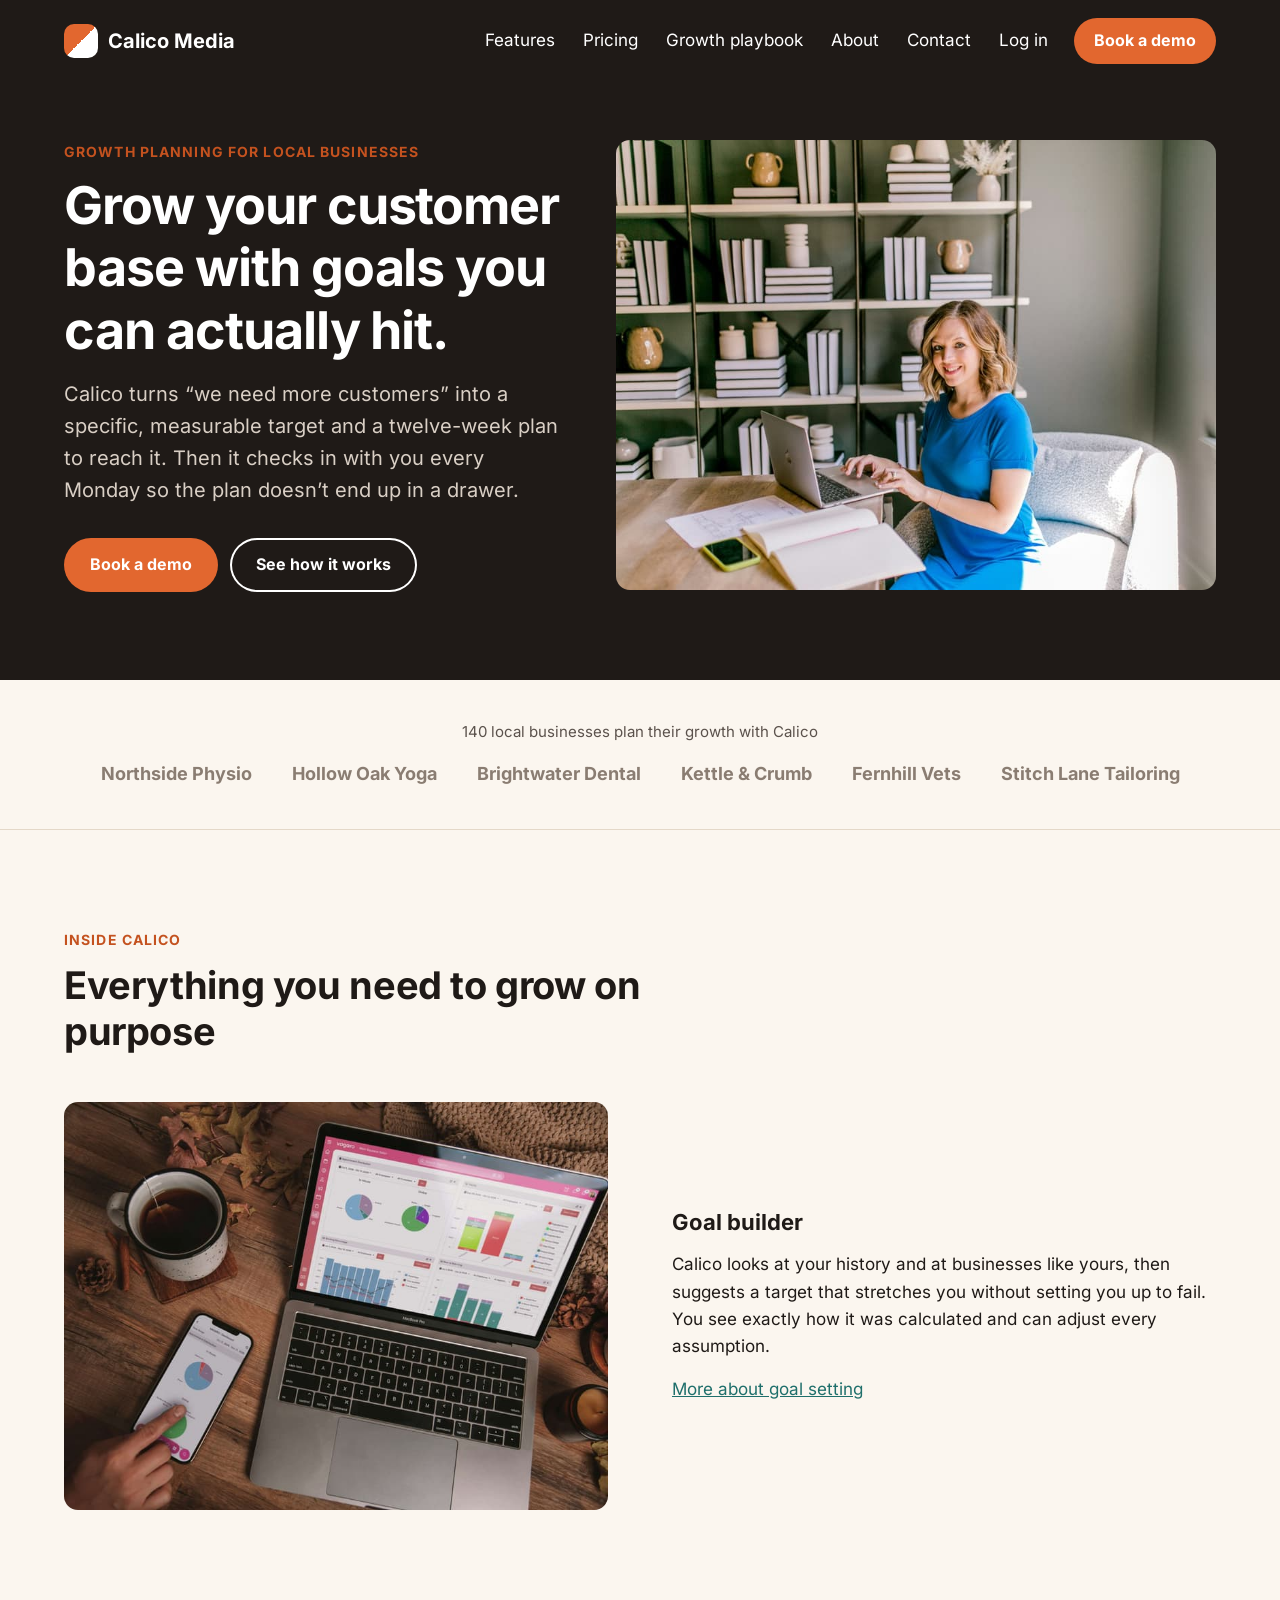
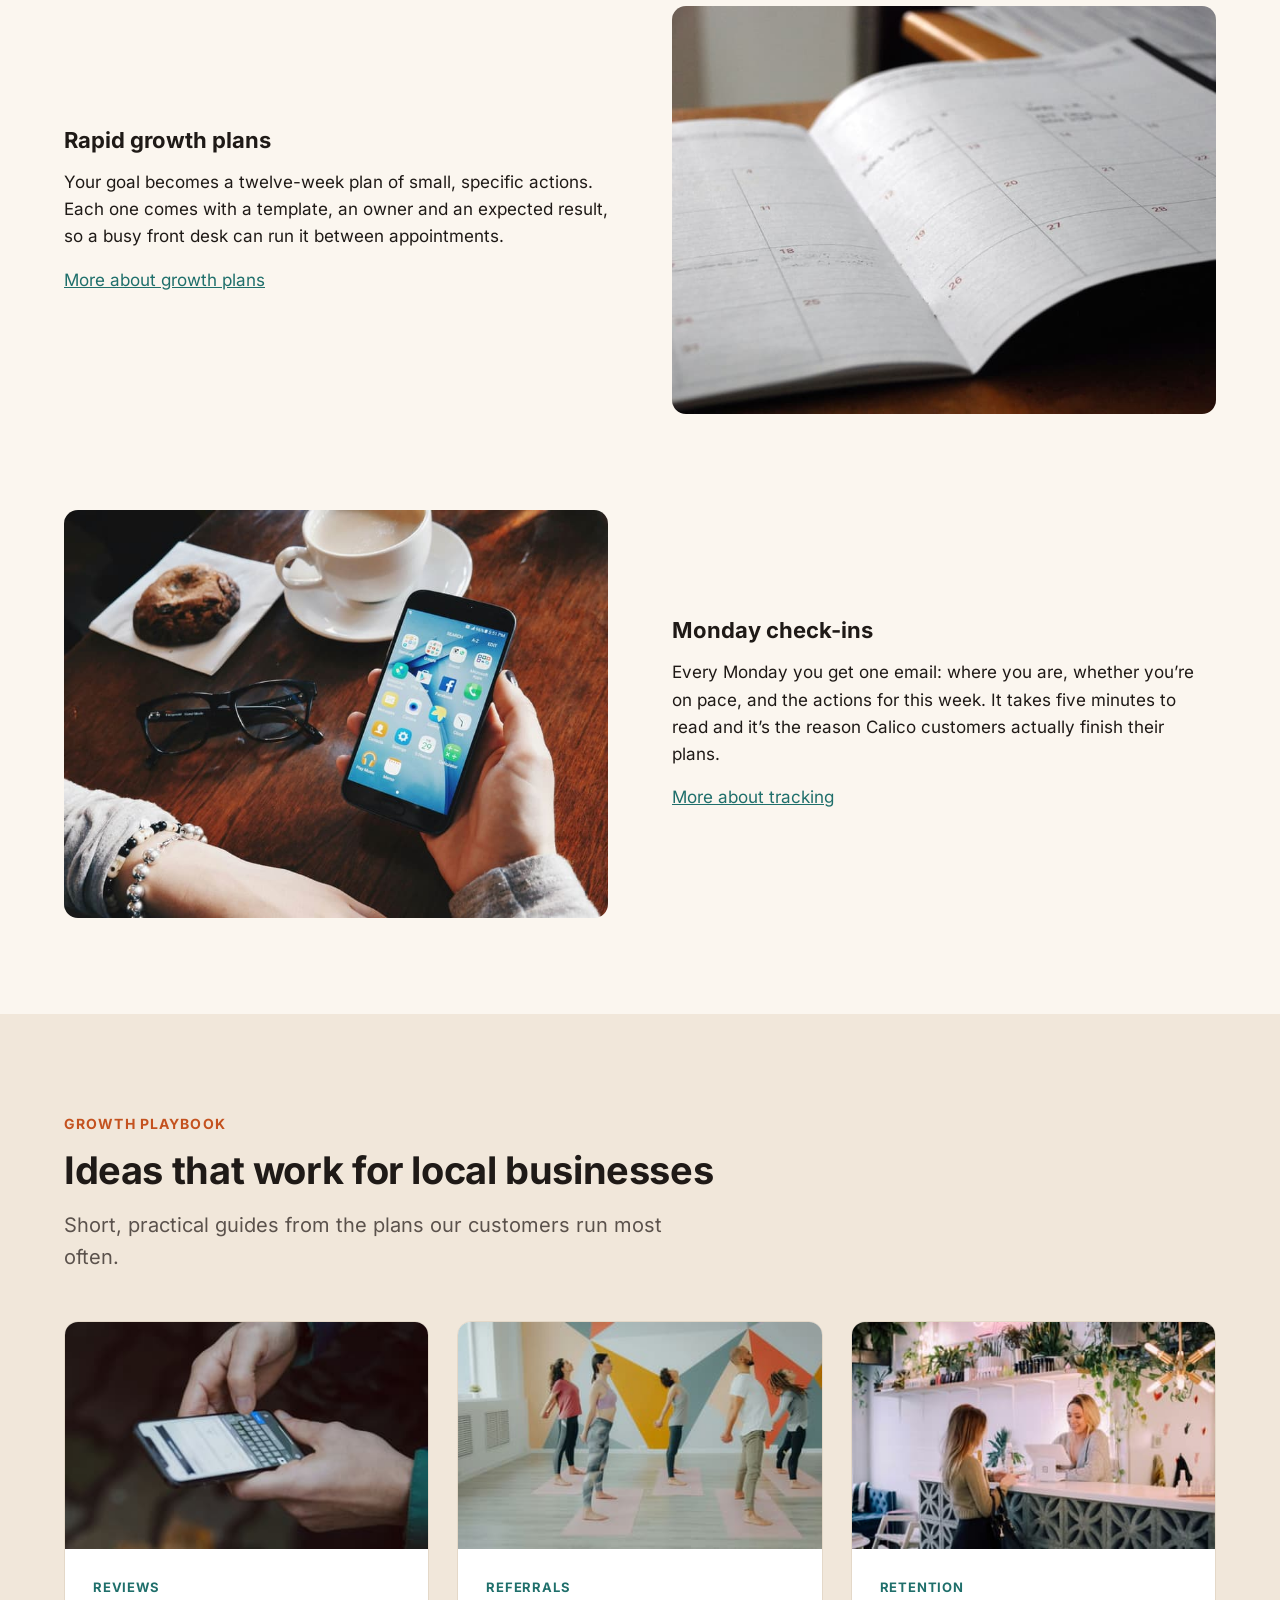
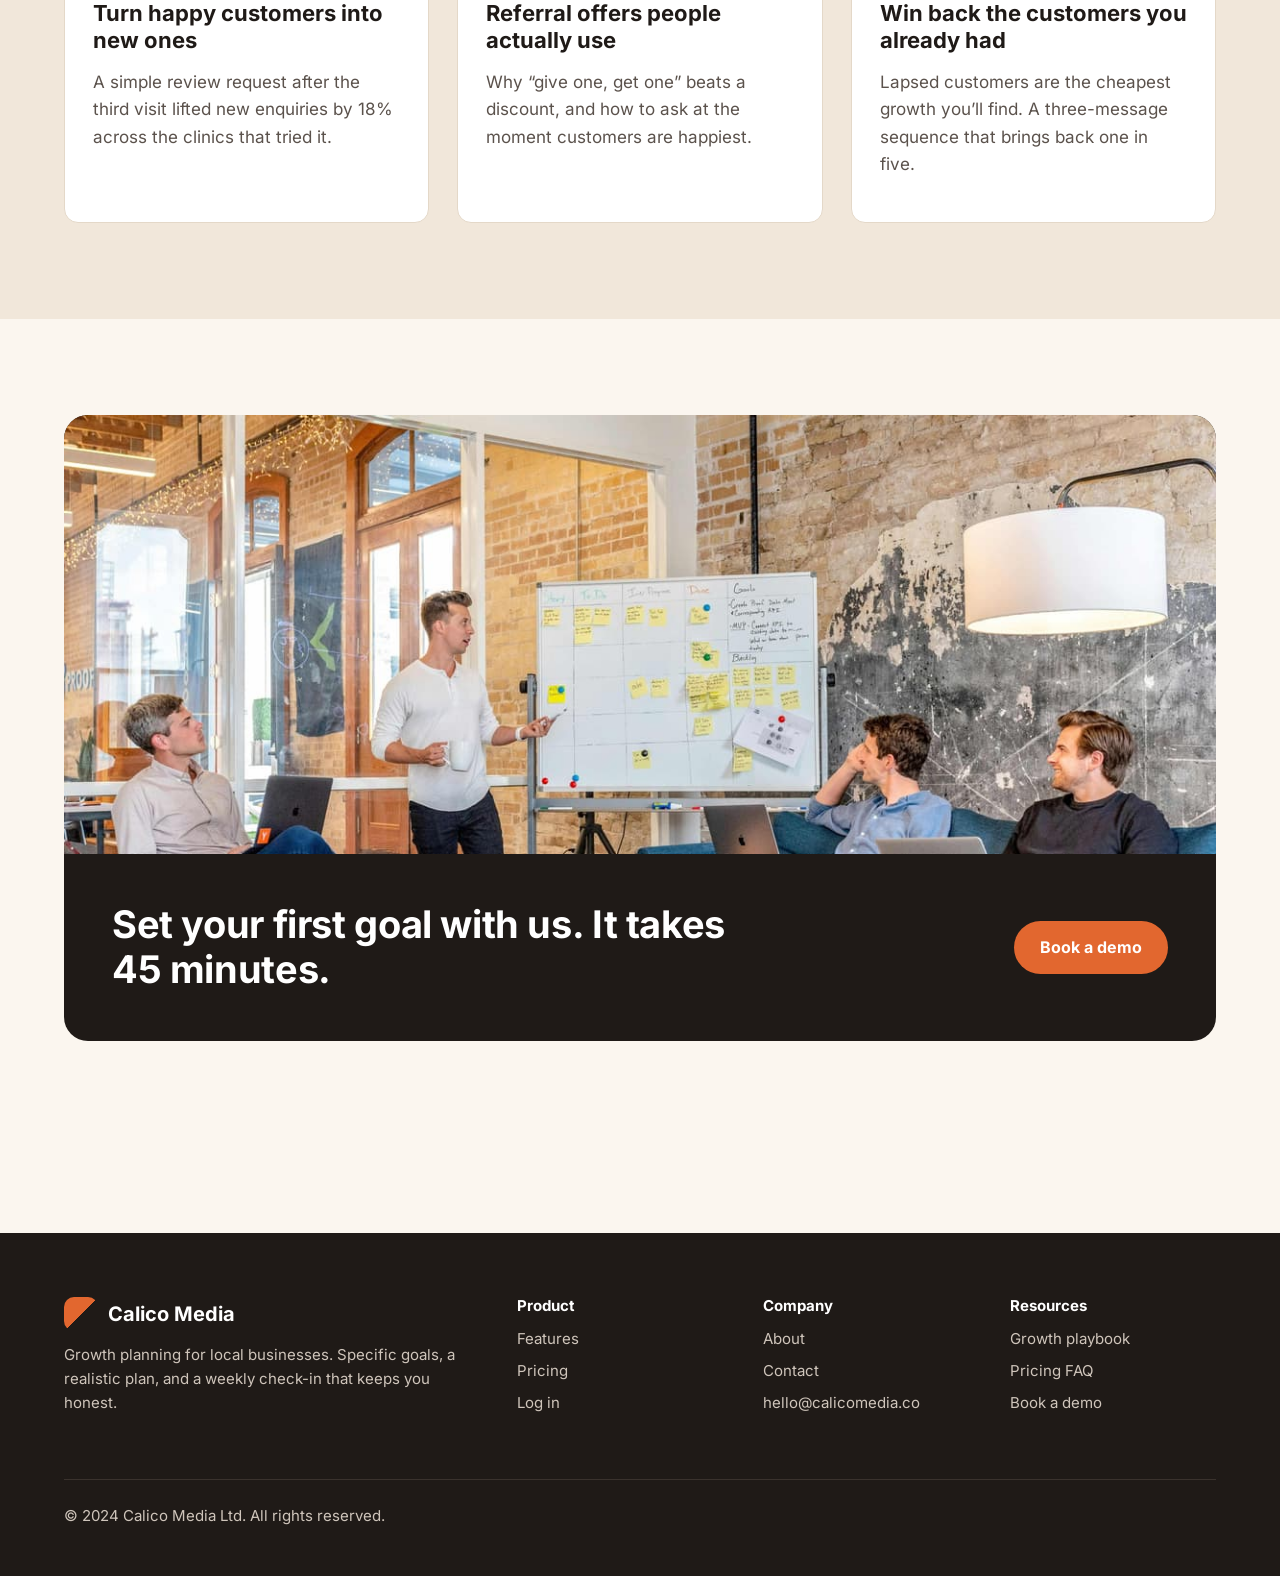
<file: public/index.html>
<!DOCTYPE html>
<html lang="en">
<head>
  <meta charset="utf-8">
  <meta name="viewport" content="width=device-width, initial-scale=1">
  <title>Calico Media | Growth planning for local businesses</title>
  <meta name="description" content="Calico helps local businesses grow their customer base with specific, measurable, realistic goals and a rapid growth plan you can run every week.">
  <link rel="stylesheet" href="css/styles.css">
</head>
<body>
  <header class="site-header site-header--home">
    <div class="container">
      <a class="logo" href="index.html"><span class="logo-mark"></span>Calico Media</a>
      <nav class="main-nav" aria-label="Main">
        <button class="nav-toggle" type="button" aria-expanded="false" aria-controls="main-menu" aria-label="Open menu">
          <span></span><span></span><span></span>
        </button>
        <ul class="nav-links" id="main-menu">
          <li><a href="features.html">Features</a></li>
          <li><a href="pricing.html">Pricing</a></li>
          <li><a href="#playbook">Growth playbook</a></li>
          <li><a href="about.html">About</a></li>
          <li><a href="contact.html">Contact</a></li>
          <li><a href="https://app.calicomedia.co/login">Log in</a></li>
        </ul>
        <a class="btn nav-cta" href="contact.html">Book a demo</a>
      </nav>
    </div>
  </header>

  <main>
    <section class="hero">
      <div class="container hero-inner">
        <div class="hero-text">
          <span class="eyebrow">Growth planning for local businesses</span>
          <h1>Grow your customer base with goals you can actually hit.</h1>
          <p class="lead">Calico turns &ldquo;we need more customers&rdquo; into a specific, measurable target and a twelve-week plan to reach it. Then it checks in with you every Monday so the plan doesn&rsquo;t end up in a drawer.</p>
          <div class="hero-actions">
            <a class="btn" href="contact.html">Book a demo</a>
            <a class="btn btn--ghost" href="features.html">See how it works</a>
          </div>
        </div>
        <div class="hero-media">
          <img class="hero-image"
               src="images/hero-weekly-plan-800.jpg"
               srcset="images/hero-weekly-plan-400.jpg 400w, images/hero-weekly-plan-800.jpg 800w, images/hero-weekly-plan-1200.jpg 1200w"
               sizes="(max-width: 648px) calc(100vw - 48px), 600px"
               alt="A business owner at her desk with a laptop and an open planner">
        </div>
      </div>
    </section>

    <section class="trust">
      <div class="container">
        <p>140 local businesses plan their growth with Calico</p>
        <ul class="trust-list">
          <li>Northside Physio</li>
          <li>Hollow Oak Yoga</li>
          <li>Brightwater Dental</li>
          <li>Kettle &amp; Crumb</li>
          <li>Fernhill Vets</li>
          <li>Stitch Lane Tailoring</li>
        </ul>
      </div>
    </section>

    <section class="section">
      <div class="container">
        <div class="section-intro">
          <span class="eyebrow">Inside Calico</span>
          <h2>Everything you need to grow on purpose</h2>
        </div>

        <div class="feature-row">
          <div class="feature-media">
            <img src="images/feature-goal-builder-800.jpg"
                 srcset="images/feature-goal-builder-400.jpg 400w, images/feature-goal-builder-800.jpg 800w, images/feature-goal-builder-1200.jpg 1200w"
                 sizes="(max-width: 768px) calc(100vw - 48px), (max-width: 1200px) calc(50vw - 56px), 544px"
                 loading="lazy" alt="Growth charts on a laptop and phone beside a cup of tea">
          </div>
          <div>
            <h3>Goal builder</h3>
            <p>Calico looks at your history and at businesses like yours, then suggests a target that stretches you without setting you up to fail. You see exactly how it was calculated and can adjust every assumption.</p>
            <a href="features.html">More about goal setting</a>
          </div>
        </div>

        <div class="feature-row feature-row--reverse">
          <div class="feature-media">
            <img src="images/feature-growth-plan-800.jpg"
                 srcset="images/feature-growth-plan-400.jpg 400w, images/feature-growth-plan-800.jpg 800w, images/feature-growth-plan-1200.jpg 1200w"
                 sizes="(max-width: 768px) calc(100vw - 48px), (max-width: 1200px) calc(50vw - 56px), 544px"
                 loading="lazy" alt="An open planner showing the weeks ahead">
          </div>
          <div>
            <h3>Rapid growth plans</h3>
            <p>Your goal becomes a twelve-week plan of small, specific actions. Each one comes with a template, an owner and an expected result, so a busy front desk can run it between appointments.</p>
            <a href="features.html">More about growth plans</a>
          </div>
        </div>

        <div class="feature-row">
          <div class="feature-media">
            <img src="images/feature-monday-checkin-800.jpg"
                 srcset="images/feature-monday-checkin-400.jpg 400w, images/feature-monday-checkin-800.jpg 800w, images/feature-monday-checkin-1200.jpg 1200w"
                 sizes="(max-width: 768px) calc(100vw - 48px), (max-width: 1200px) calc(50vw - 56px), 544px"
                 loading="lazy" alt="Checking a phone over coffee on a Monday morning">
          </div>
          <div>
            <h3>Monday check-ins</h3>
            <p>Every Monday you get one email: where you are, whether you&rsquo;re on pace, and the actions for this week. It takes five minutes to read and it&rsquo;s the reason Calico customers actually finish their plans.</p>
            <a href="features.html">More about tracking</a>
          </div>
        </div>
      </div>
    </section>

    <section class="section section--sand" id="playbook">
      <div class="container">
        <div class="section-intro">
          <span class="eyebrow">Growth playbook</span>
          <h2>Ideas that work for local businesses</h2>
          <p class="lead">Short, practical guides from the plans our customers run most often.</p>
        </div>
        <div class="playbook-grid">
          <article class="card">
            <img src="images/playbook-reviews-800.jpg"
                 srcset="images/playbook-reviews-400.jpg 400w, images/playbook-reviews-800.jpg 800w, images/playbook-reviews-1200.jpg 1200w"
                 sizes="(max-width: 768px) calc(100vw - 48px), (max-width: 1003px) calc(50vw - 38px), (max-width: 1200px) calc(33.33vw - 35px), 365px"
                 loading="lazy" alt="A customer typing a review on their phone">
            <div class="card-body">
              <span class="card-tag">Reviews</span>
              <h3>Turn happy customers into new ones</h3>
              <p>A simple review request after the third visit lifted new enquiries by 18% across the clinics that tried it.</p>
            </div>
          </article>
          <article class="card">
            <img src="images/playbook-referrals-800.jpg"
                 srcset="images/playbook-referrals-400.jpg 400w, images/playbook-referrals-800.jpg 800w, images/playbook-referrals-1200.jpg 1200w"
                 sizes="(max-width: 768px) calc(100vw - 48px), (max-width: 1003px) calc(50vw - 38px), (max-width: 1200px) calc(33.33vw - 35px), 365px"
                 loading="lazy" alt="A group class stretching together in a yoga studio">
            <div class="card-body">
              <span class="card-tag">Referrals</span>
              <h3>Referral offers people actually use</h3>
              <p>Why &ldquo;give one, get one&rdquo; beats a discount, and how to ask at the moment customers are happiest.</p>
            </div>
          </article>
          <article class="card">
            <img src="images/playbook-rebooking-800.jpg"
                 srcset="images/playbook-rebooking-400.jpg 400w, images/playbook-rebooking-800.jpg 800w, images/playbook-rebooking-1200.jpg 1200w"
                 sizes="(max-width: 768px) calc(100vw - 48px), (max-width: 1003px) calc(50vw - 38px), (max-width: 1200px) calc(33.33vw - 35px), 365px"
                 loading="lazy" alt="A customer at the front desk booking her next visit">
            <div class="card-body">
              <span class="card-tag">Retention</span>
              <h3>Win back the customers you already had</h3>
              <p>Lapsed customers are the cheapest growth you&rsquo;ll find. A three-message sequence that brings back one in five.</p>
            </div>
          </article>
        </div>
      </div>
    </section>

    <section class="section">
      <div class="container">
        <div class="cta-band">
          <img src="images/team-workshop-800.jpg"
               srcset="images/team-workshop-400.jpg 400w, images/team-workshop-800.jpg 800w, images/team-workshop-1200.jpg 1200w"
               sizes="(max-width: 1200px) calc(100vw - 48px), 1152px"
               loading="lazy" alt="The Calico Media team planning around a whiteboard">
          <div class="cta-body">
            <h2>Set your first goal with us. It takes 45 minutes.</h2>
            <a class="btn" href="contact.html">Book a demo</a>
          </div>
        </div>
      </div>
    </section>
  </main>

  <footer class="site-footer">
    <div class="container">
      <div class="footer-grid">
        <div>
          <a class="logo" href="index.html"><span class="logo-mark"></span>Calico Media</a>
          <p>Growth planning for local businesses. Specific goals, a realistic plan, and a weekly check-in that keeps you honest.</p>
        </div>
        <div>
          <h4>Product</h4>
          <ul>
            <li><a href="features.html">Features</a></li>
            <li><a href="pricing.html">Pricing</a></li>
            <li><a href="https://app.calicomedia.co/login">Log in</a></li>
          </ul>
        </div>
        <div>
          <h4>Company</h4>
          <ul>
            <li><a href="about.html">About</a></li>
            <li><a href="contact.html">Contact</a></li>
            <li><a href="mailto:hello@calicomedia.co">hello@calicomedia.co</a></li>
          </ul>
        </div>
        <div>
          <h4>Resources</h4>
          <ul>
            <li><a href="index.html#playbook">Growth playbook</a></li>
            <li><a href="pricing.html#faq">Pricing FAQ</a></li>
            <li><a href="contact.html">Book a demo</a></li>
          </ul>
        </div>
      </div>
      <div class="footer-bottom">
        <p>&copy; 2024 Calico Media Ltd. All rights reserved.</p>
      </div>
    </div>
  </footer>

  <script src="js/nav.js"></script>
</body>
</html>
</file>
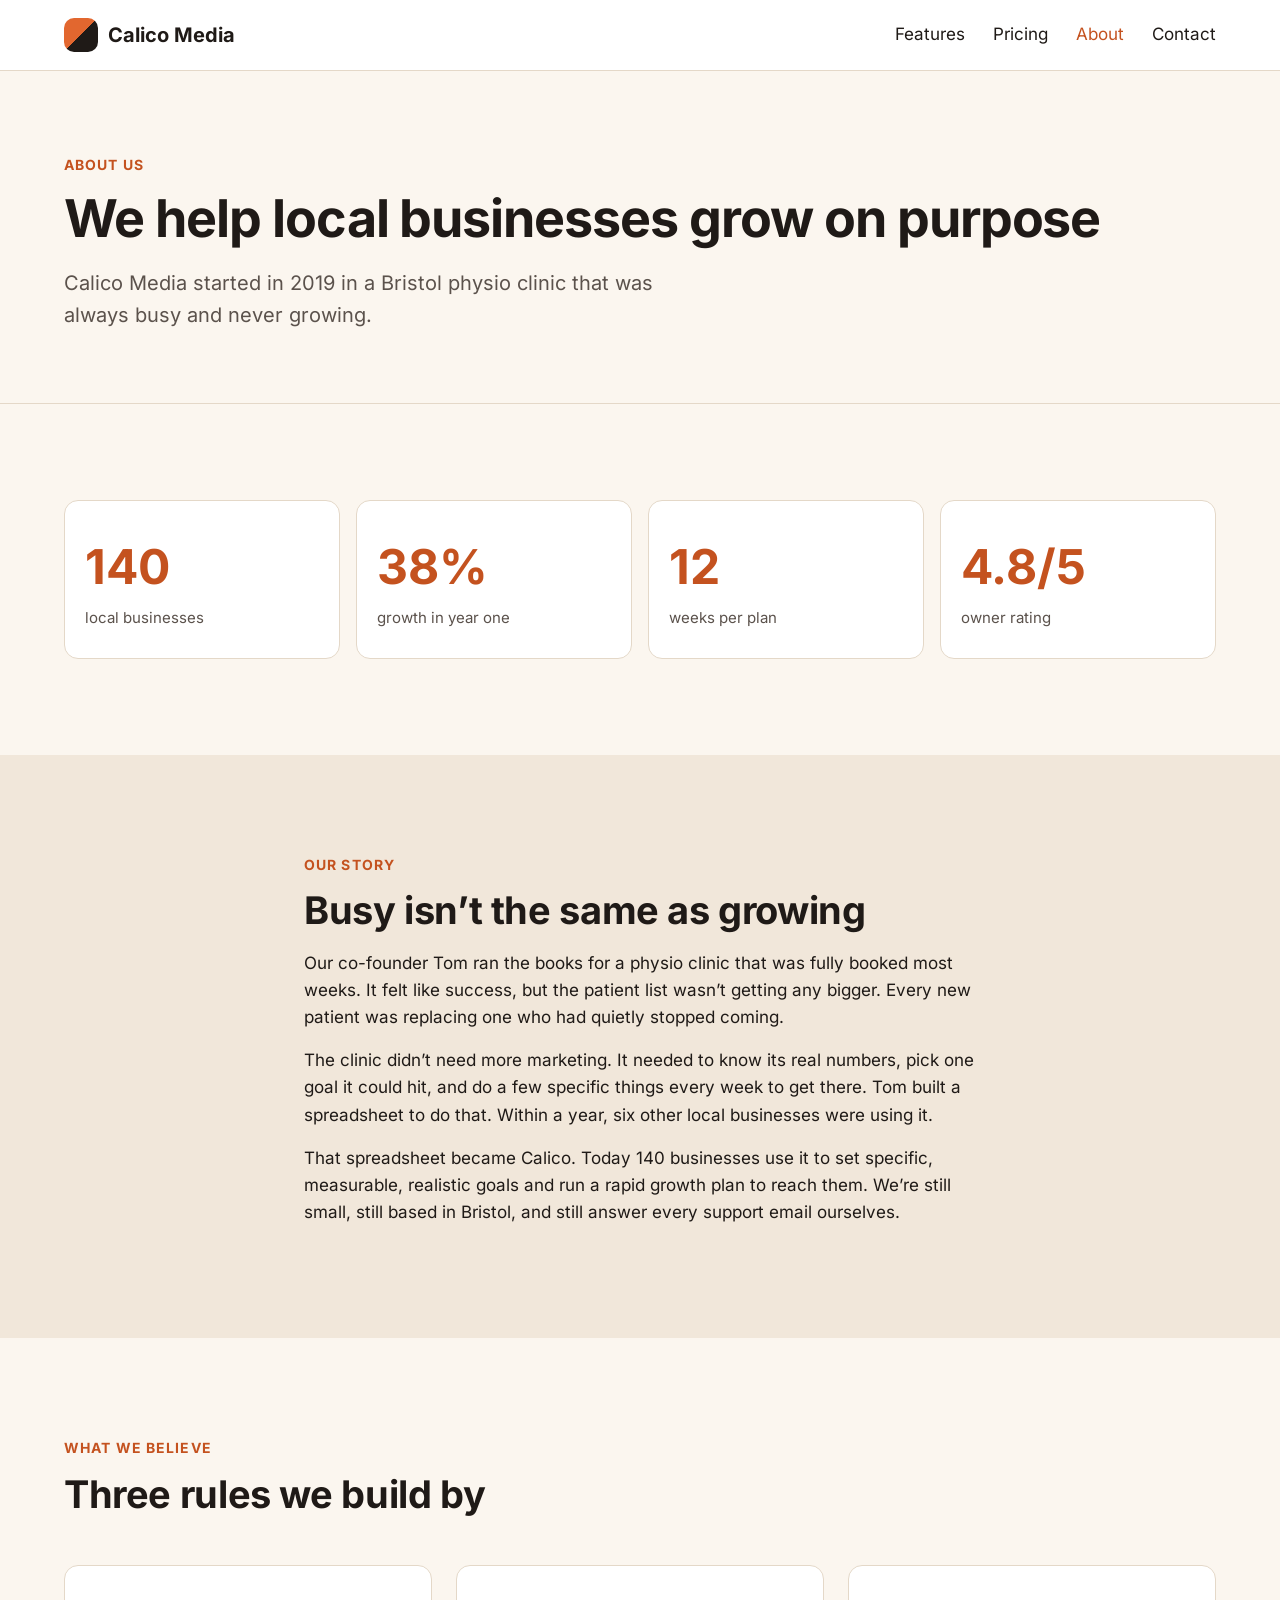
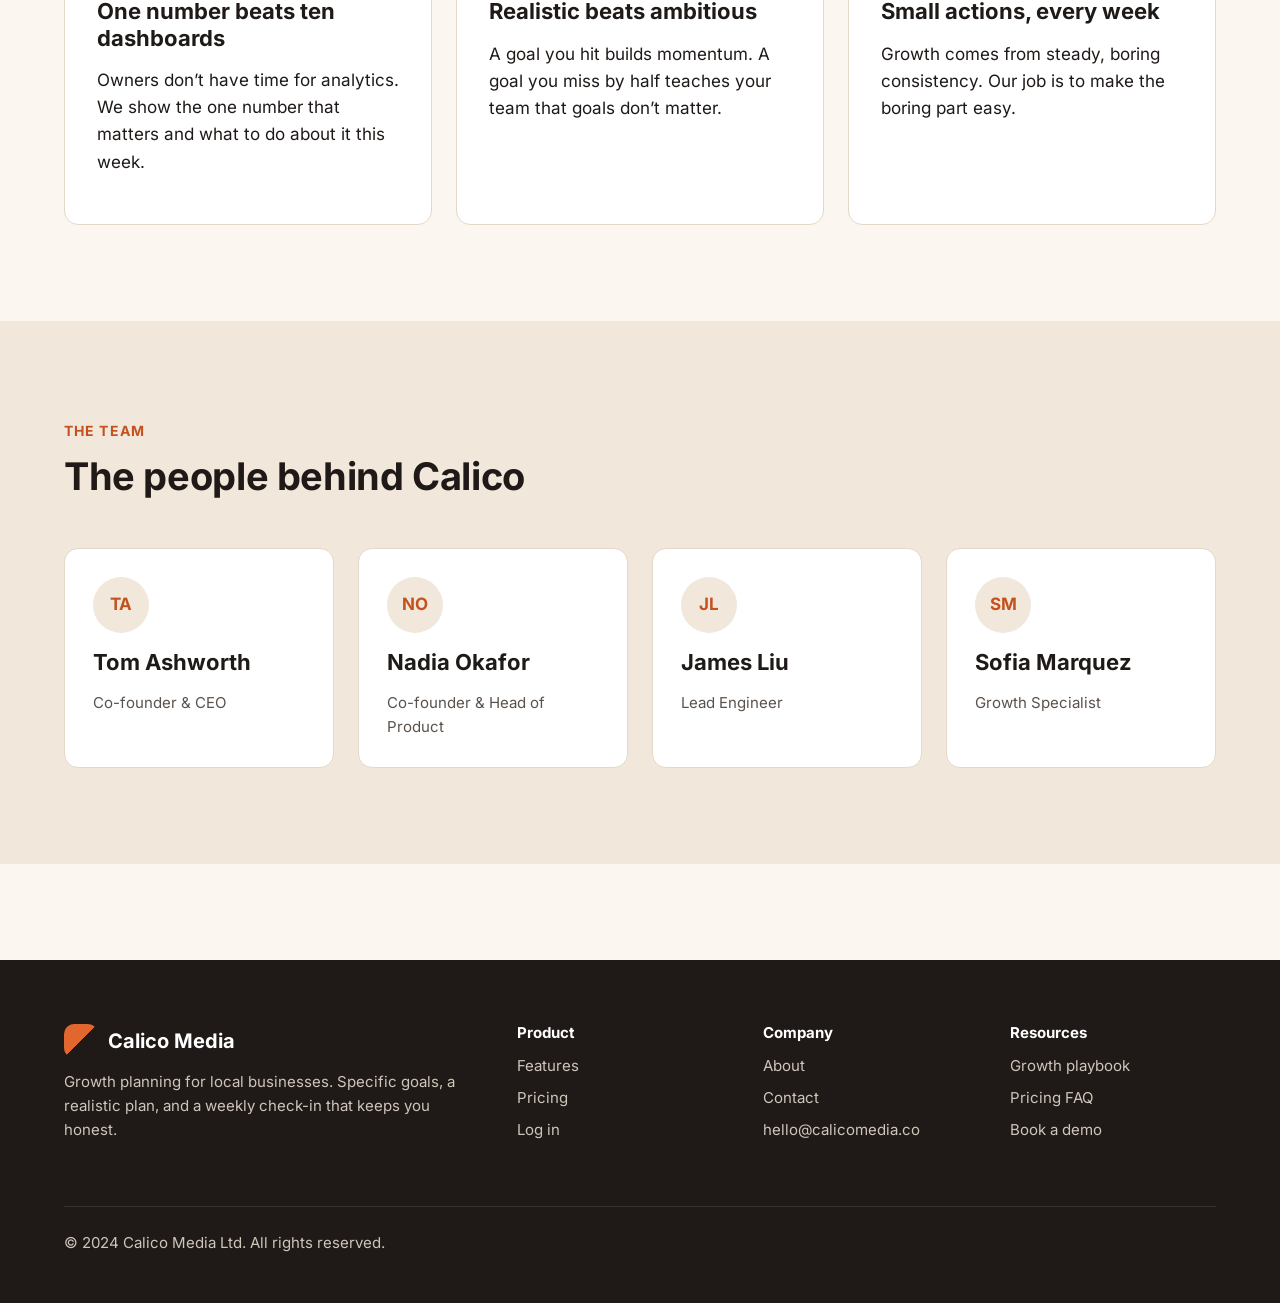
<file: public/about.html>
<!DOCTYPE html>
<html lang="en">
<head>
  <meta charset="utf-8">
  <meta name="viewport" content="width=device-width, initial-scale=1">
  <title>About | Calico Media</title>
  <meta name="description" content="Calico Media builds growth planning software for local businesses. Here is who we are and why we started.">
  <link rel="stylesheet" href="css/styles.css">
</head>
<body>
  <header class="site-header">
    <div class="container">
      <a class="logo" href="index.html"><span class="logo-mark"></span>Calico Media</a>
      <nav aria-label="Main">
        <ul class="nav-links">
          <li><a href="features.html">Features</a></li>
          <li><a href="pricing.html">Pricing</a></li>
          <li><a href="about.html" aria-current="page">About</a></li>
          <li><a href="contact.html">Contact</a></li>
        </ul>
      </nav>
    </div>
  </header>

  <main>
    <section class="page-header">
      <div class="container">
        <span class="eyebrow">About us</span>
        <h1>We help local businesses grow on purpose</h1>
        <p class="lead">Calico Media started in 2019 in a Bristol physio clinic that was always busy and never growing.</p>
      </div>
    </section>

    <section class="section">
      <div class="container">
        <div class="stats">
          <div class="stat">
            <span class="stat-number">140</span>
            <span class="stat-label">local businesses</span>
          </div>
          <div class="stat">
            <span class="stat-number">38%</span>
            <span class="stat-label">growth in year one</span>
          </div>
          <div class="stat">
            <span class="stat-number">12</span>
            <span class="stat-label">weeks per plan</span>
          </div>
          <div class="stat">
            <span class="stat-number">4.8/5</span>
            <span class="stat-label">owner rating</span>
          </div>
        </div>
      </div>
    </section>

    <section class="section section--sand">
      <div class="container prose">
        <span class="eyebrow">Our story</span>
        <h2>Busy isn&rsquo;t the same as growing</h2>
        <p>Our co-founder Tom ran the books for a physio clinic that was fully booked most weeks. It felt like success, but the patient list wasn&rsquo;t getting any bigger. Every new patient was replacing one who had quietly stopped coming.</p>
        <p>The clinic didn&rsquo;t need more marketing. It needed to know its real numbers, pick one goal it could hit, and do a few specific things every week to get there. Tom built a spreadsheet to do that. Within a year, six other local businesses were using it.</p>
        <p>That spreadsheet became Calico. Today 140 businesses use it to set specific, measurable, realistic goals and run a rapid growth plan to reach them. We&rsquo;re still small, still based in Bristol, and still answer every support email ourselves.</p>
      </div>
    </section>

    <section class="section">
      <div class="container">
        <div class="section-intro">
          <span class="eyebrow">What we believe</span>
          <h2>Three rules we build by</h2>
        </div>
        <div class="steps">
          <div class="step">
            <h3>One number beats ten dashboards</h3>
            <p>Owners don&rsquo;t have time for analytics. We show the one number that matters and what to do about it this week.</p>
          </div>
          <div class="step">
            <h3>Realistic beats ambitious</h3>
            <p>A goal you hit builds momentum. A goal you miss by half teaches your team that goals don&rsquo;t matter.</p>
          </div>
          <div class="step">
            <h3>Small actions, every week</h3>
            <p>Growth comes from steady, boring consistency. Our job is to make the boring part easy.</p>
          </div>
        </div>
      </div>
    </section>

    <section class="section section--sand">
      <div class="container">
        <div class="section-intro">
          <span class="eyebrow">The team</span>
          <h2>The people behind Calico</h2>
        </div>
        <div class="team-grid">
          <div class="person">
            <div class="avatar">TA</div>
            <h3>Tom Ashworth</h3>
            <p>Co-founder &amp; CEO</p>
          </div>
          <div class="person">
            <div class="avatar">NO</div>
            <h3>Nadia Okafor</h3>
            <p>Co-founder &amp; Head of Product</p>
          </div>
          <div class="person">
            <div class="avatar">JL</div>
            <h3>James Liu</h3>
            <p>Lead Engineer</p>
          </div>
          <div class="person">
            <div class="avatar">SM</div>
            <h3>Sofia Marquez</h3>
            <p>Growth Specialist</p>
          </div>
        </div>
      </div>
    </section>
  </main>

  <footer class="site-footer">
    <div class="container">
      <div class="footer-grid">
        <div>
          <a class="logo" href="index.html"><span class="logo-mark"></span>Calico Media</a>
          <p>Growth planning for local businesses. Specific goals, a realistic plan, and a weekly check-in that keeps you honest.</p>
        </div>
        <div>
          <h4>Product</h4>
          <ul>
            <li><a href="features.html">Features</a></li>
            <li><a href="pricing.html">Pricing</a></li>
            <li><a href="https://app.calicomedia.co/login">Log in</a></li>
          </ul>
        </div>
        <div>
          <h4>Company</h4>
          <ul>
            <li><a href="about.html">About</a></li>
            <li><a href="contact.html">Contact</a></li>
            <li><a href="mailto:hello@calicomedia.co">hello@calicomedia.co</a></li>
          </ul>
        </div>
        <div>
          <h4>Resources</h4>
          <ul>
            <li><a href="index.html#playbook">Growth playbook</a></li>
            <li><a href="pricing.html#faq">Pricing FAQ</a></li>
            <li><a href="contact.html">Book a demo</a></li>
          </ul>
        </div>
      </div>
      <div class="footer-bottom">
        <p>&copy; 2024 Calico Media Ltd. All rights reserved.</p>
      </div>
    </div>
  </footer>
</body>
</html>
</file>
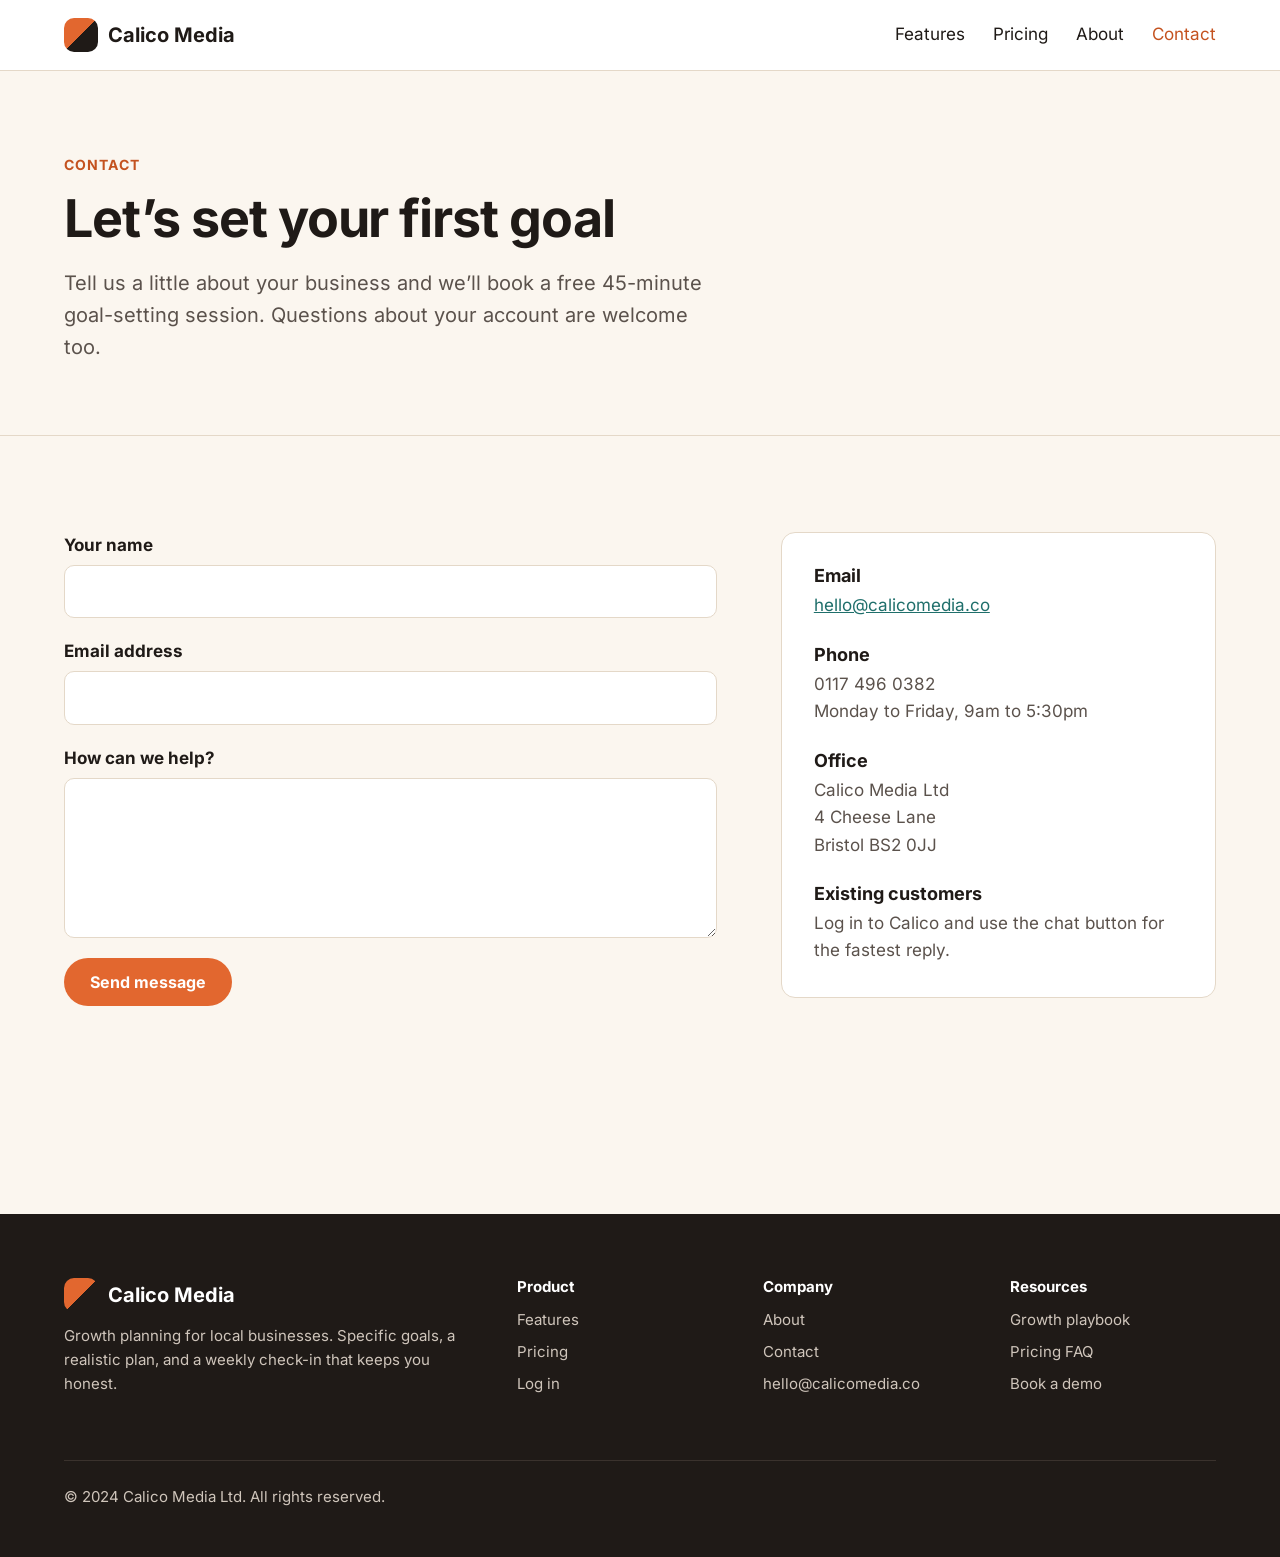
<file: public/contact.html>
<!DOCTYPE html>
<html lang="en">
<head>
  <meta charset="utf-8">
  <meta name="viewport" content="width=device-width, initial-scale=1">
  <title>Contact | Calico Media</title>
  <meta name="description" content="Book a demo or ask us a question. We reply within one business day.">
  <link rel="stylesheet" href="css/styles.css">
</head>
<body>
  <header class="site-header">
    <div class="container">
      <a class="logo" href="index.html"><span class="logo-mark"></span>Calico Media</a>
      <nav aria-label="Main">
        <ul class="nav-links">
          <li><a href="features.html">Features</a></li>
          <li><a href="pricing.html">Pricing</a></li>
          <li><a href="about.html">About</a></li>
          <li><a href="contact.html" aria-current="page">Contact</a></li>
        </ul>
      </nav>
    </div>
  </header>

  <main>
    <section class="page-header">
      <div class="container">
        <span class="eyebrow">Contact</span>
        <h1>Let&rsquo;s set your first goal</h1>
        <p class="lead">Tell us a little about your business and we&rsquo;ll book a free 45-minute goal-setting session. Questions about your account are welcome too.</p>
      </div>
    </section>

    <section class="section">
      <div class="container contact-layout">
        <form class="contact-form" id="contact-form" action="/contact" method="post">
          <label for="name">Your name</label>
          <input type="text" id="name" name="name" required>

          <label for="email">Email address</label>
          <input type="email" id="email" name="email" required>

          <label for="message">How can we help?</label>
          <textarea id="message" name="message" required></textarea>

          <div class="honeypot" aria-hidden="true">
            <input type="text" id="honeypot" name="website_URL" tabindex="-1" autocomplete="off" value="">
          </div>

          <input type="hidden" id="time-to-submit" value="0">

          <button class="btn" type="submit">Send message</button>
          <p class="form-status" id="form-status" role="status"></p>
        </form>

        <aside class="contact-aside">
          <h3>Email</h3>
          <p><a href="mailto:hello@calicomedia.co">hello@calicomedia.co</a></p>
          <h3>Phone</h3>
          <p>0117 496 0382<br>Monday to Friday, 9am to 5:30pm</p>
          <h3>Office</h3>
          <p>Calico Media Ltd<br>4 Cheese Lane<br>Bristol BS2 0JJ</p>
          <h3>Existing customers</h3>
          <p>Log in to Calico and use the chat button for the fastest reply.</p>
        </aside>
      </div>
    </section>
  </main>

  <footer class="site-footer">
    <div class="container">
      <div class="footer-grid">
        <div>
          <a class="logo" href="index.html"><span class="logo-mark"></span>Calico Media</a>
          <p>Growth planning for local businesses. Specific goals, a realistic plan, and a weekly check-in that keeps you honest.</p>
        </div>
        <div>
          <h4>Product</h4>
          <ul>
            <li><a href="features.html">Features</a></li>
            <li><a href="pricing.html">Pricing</a></li>
            <li><a href="https://app.calicomedia.co/login">Log in</a></li>
          </ul>
        </div>
        <div>
          <h4>Company</h4>
          <ul>
            <li><a href="about.html">About</a></li>
            <li><a href="contact.html">Contact</a></li>
            <li><a href="mailto:hello@calicomedia.co">hello@calicomedia.co</a></li>
          </ul>
        </div>
        <div>
          <h4>Resources</h4>
          <ul>
            <li><a href="index.html#playbook">Growth playbook</a></li>
            <li><a href="pricing.html#faq">Pricing FAQ</a></li>
            <li><a href="contact.html">Book a demo</a></li>
          </ul>
        </div>
      </div>
      <div class="footer-bottom">
        <p>&copy; 2024 Calico Media Ltd. All rights reserved.</p>
      </div>
    </div>
  </footer>
  <script src="js/contact.js"></script>
</body>
</html>
</file>
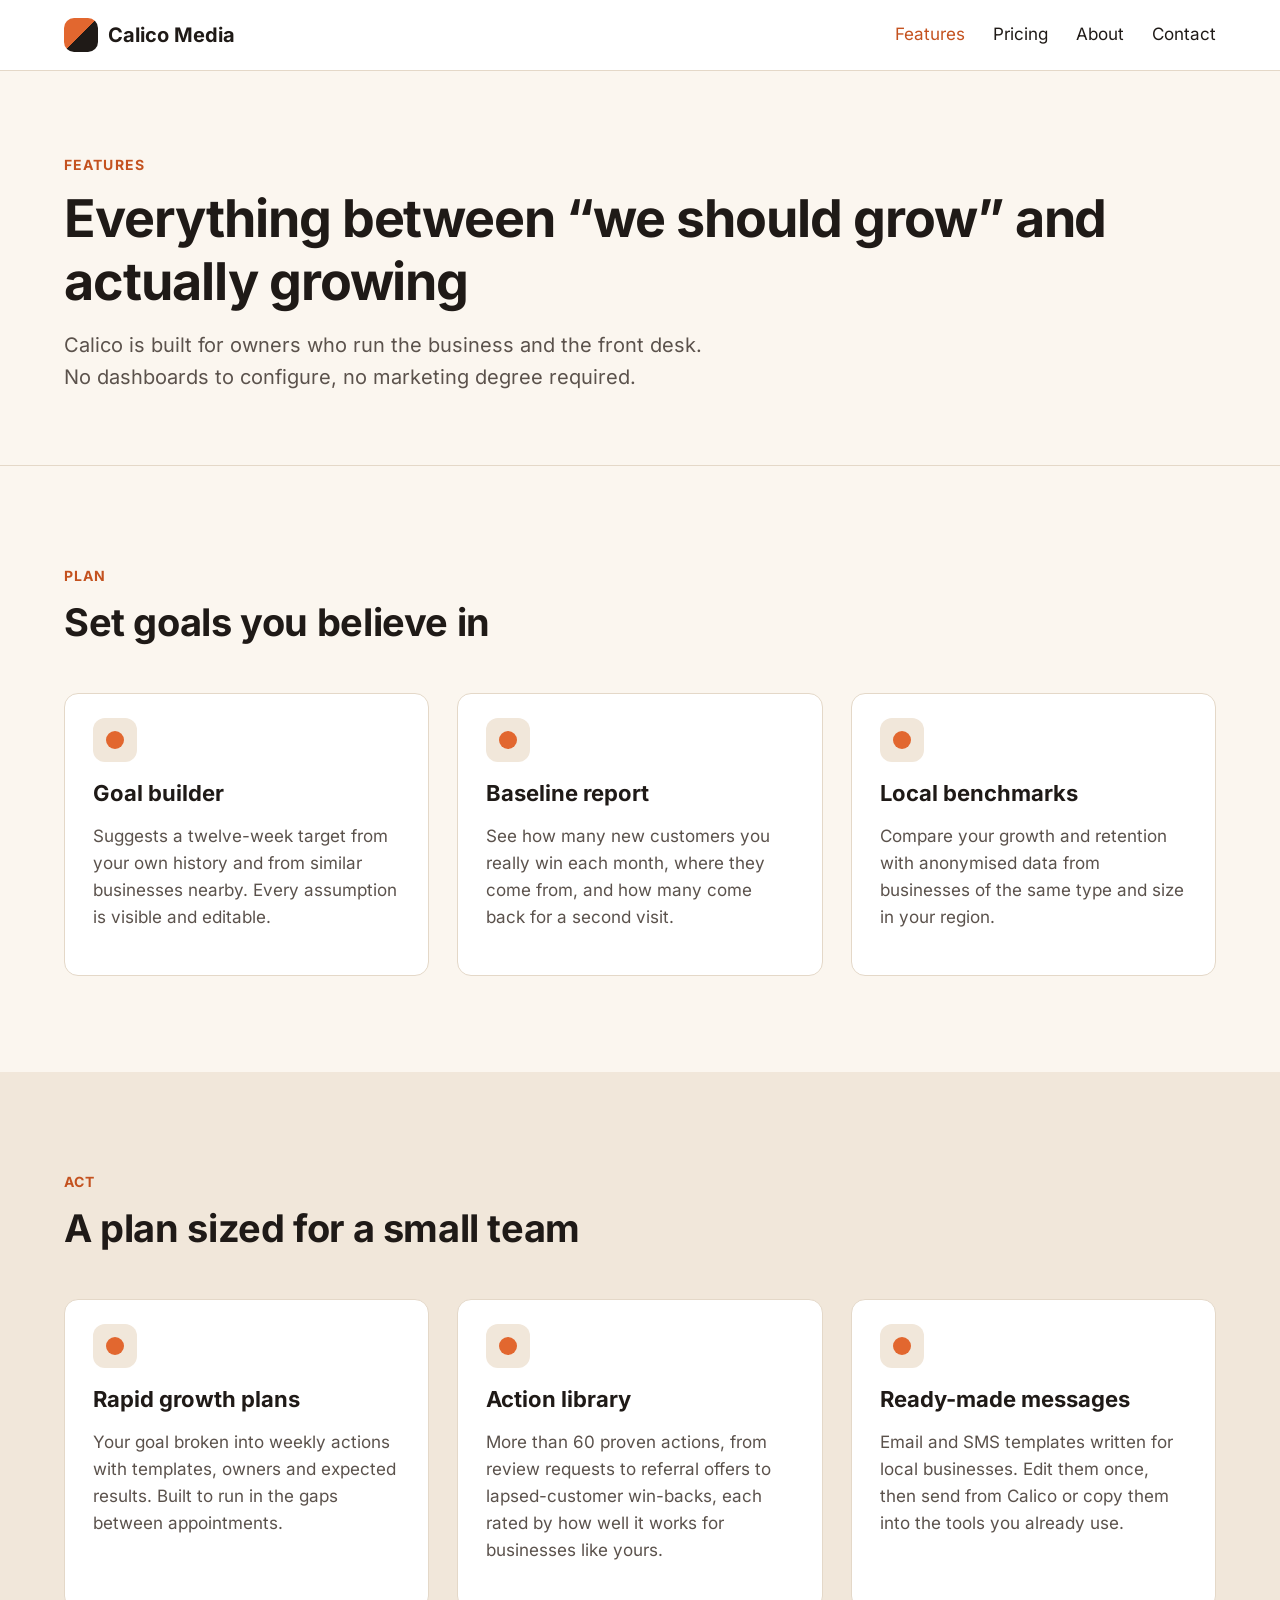
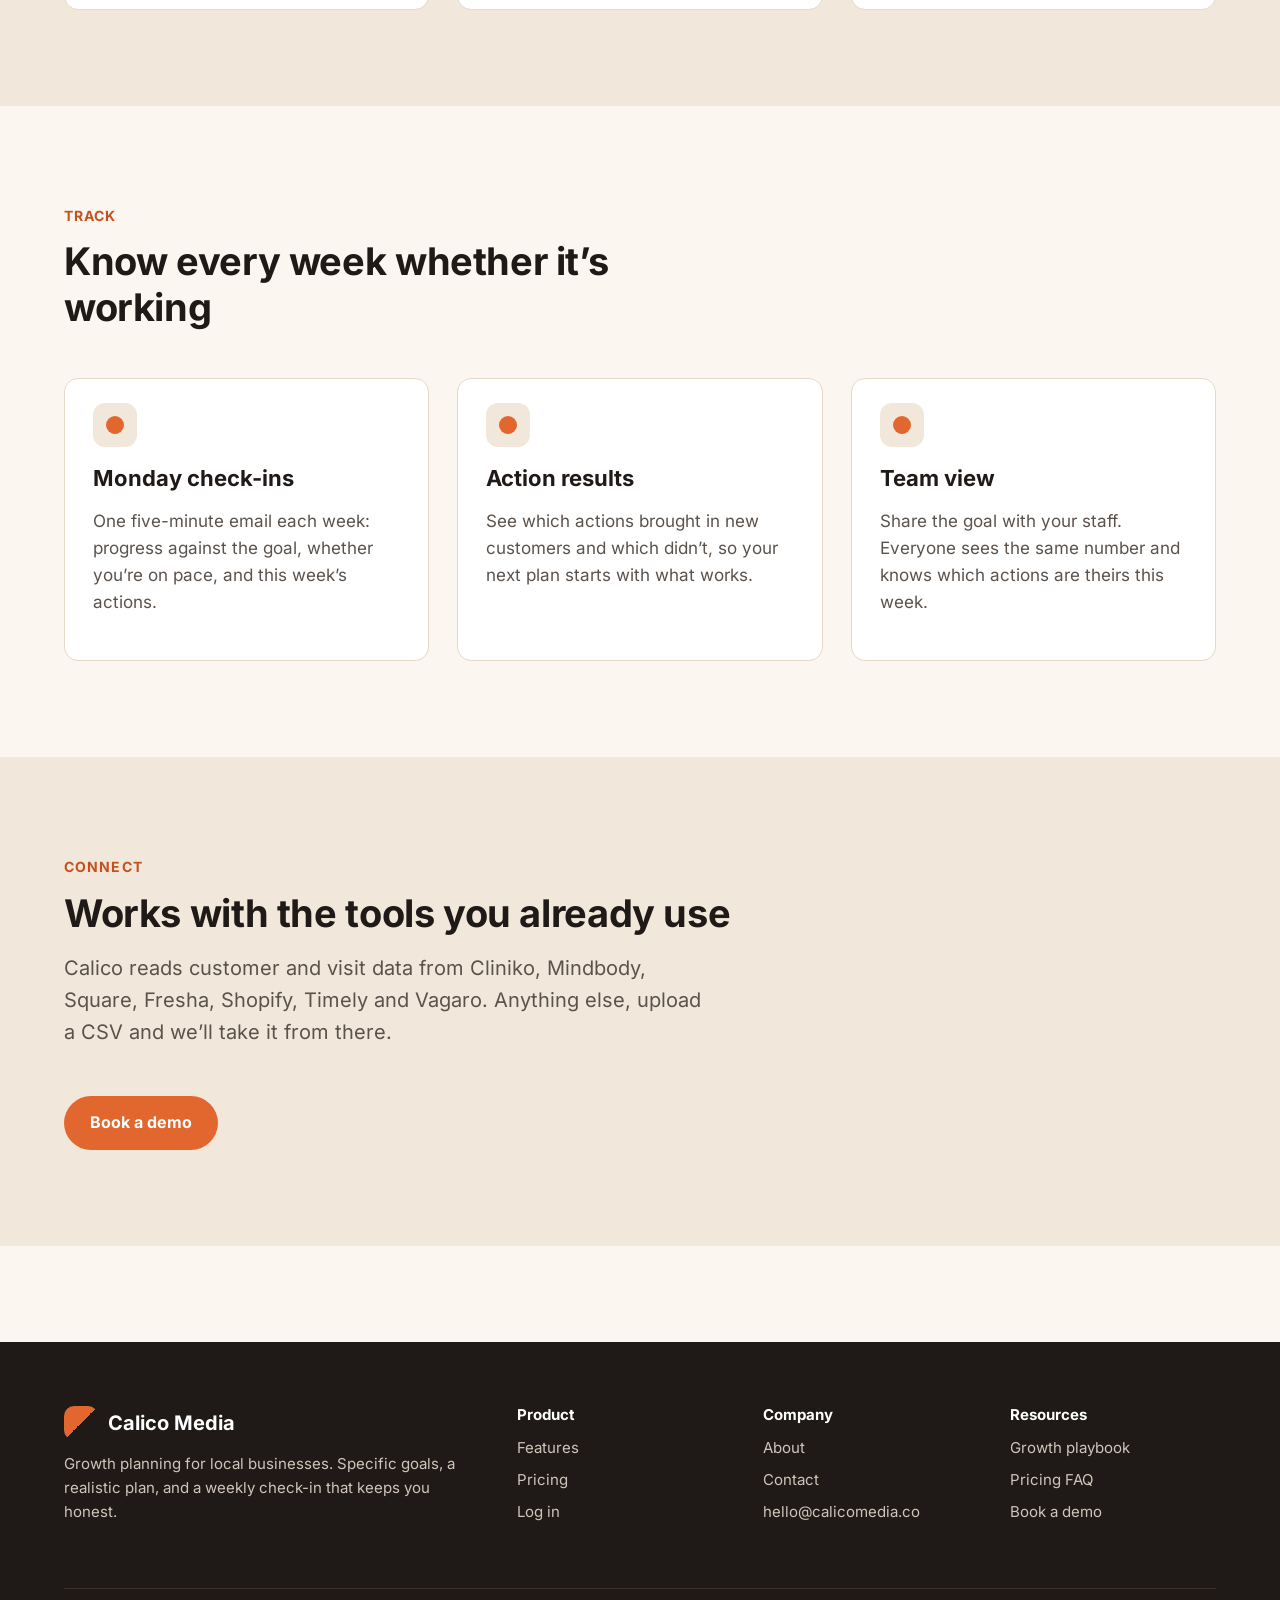
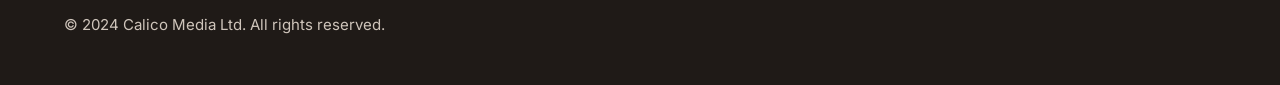
<file: public/features.html>
<!DOCTYPE html>
<html lang="en">
<head>
  <meta charset="utf-8">
  <meta name="viewport" content="width=device-width, initial-scale=1">
  <title>Features | Calico Media</title>
  <meta name="description" content="Goal builder, rapid growth plans, Monday check-ins and more. See everything Calico does to help local businesses grow.">
  <link rel="stylesheet" href="css/styles.css">
</head>
<body>
  <header class="site-header">
    <div class="container">
      <a class="logo" href="index.html"><span class="logo-mark"></span>Calico Media</a>
      <nav aria-label="Main">
        <ul class="nav-links">
          <li><a href="features.html" aria-current="page">Features</a></li>
          <li><a href="pricing.html">Pricing</a></li>
          <li><a href="about.html">About</a></li>
          <li><a href="contact.html">Contact</a></li>
        </ul>
      </nav>
    </div>
  </header>

  <main>
    <section class="page-header">
      <div class="container">
        <span class="eyebrow">Features</span>
        <h1>Everything between &ldquo;we should grow&rdquo; and actually growing</h1>
        <p class="lead">Calico is built for owners who run the business and the front desk. No dashboards to configure, no marketing degree required.</p>
      </div>
    </section>

    <section class="section">
      <div class="container">
        <div class="section-intro">
          <span class="eyebrow">Plan</span>
          <h2>Set goals you believe in</h2>
        </div>
        <div class="card-grid">
          <div class="card">
            <div class="card-body">
              <div class="icon-dot"></div>
              <h3>Goal builder</h3>
              <p>Suggests a twelve-week target from your own history and from similar businesses nearby. Every assumption is visible and editable.</p>
            </div>
          </div>
          <div class="card">
            <div class="card-body">
              <div class="icon-dot"></div>
              <h3>Baseline report</h3>
              <p>See how many new customers you really win each month, where they come from, and how many come back for a second visit.</p>
            </div>
          </div>
          <div class="card">
            <div class="card-body">
              <div class="icon-dot"></div>
              <h3>Local benchmarks</h3>
              <p>Compare your growth and retention with anonymised data from businesses of the same type and size in your region.</p>
            </div>
          </div>
        </div>
      </div>
    </section>

    <section class="section section--sand">
      <div class="container">
        <div class="section-intro">
          <span class="eyebrow">Act</span>
          <h2>A plan sized for a small team</h2>
        </div>
        <div class="card-grid">
          <div class="card">
            <div class="card-body">
              <div class="icon-dot"></div>
              <h3>Rapid growth plans</h3>
              <p>Your goal broken into weekly actions with templates, owners and expected results. Built to run in the gaps between appointments.</p>
            </div>
          </div>
          <div class="card">
            <div class="card-body">
              <div class="icon-dot"></div>
              <h3>Action library</h3>
              <p>More than 60 proven actions, from review requests to referral offers to lapsed-customer win-backs, each rated by how well it works for businesses like yours.</p>
            </div>
          </div>
          <div class="card">
            <div class="card-body">
              <div class="icon-dot"></div>
              <h3>Ready-made messages</h3>
              <p>Email and SMS templates written for local businesses. Edit them once, then send from Calico or copy them into the tools you already use.</p>
            </div>
          </div>
        </div>
      </div>
    </section>

    <section class="section">
      <div class="container">
        <div class="section-intro">
          <span class="eyebrow">Track</span>
          <h2>Know every week whether it&rsquo;s working</h2>
        </div>
        <div class="card-grid">
          <div class="card">
            <div class="card-body">
              <div class="icon-dot"></div>
              <h3>Monday check-ins</h3>
              <p>One five-minute email each week: progress against the goal, whether you&rsquo;re on pace, and this week&rsquo;s actions.</p>
            </div>
          </div>
          <div class="card">
            <div class="card-body">
              <div class="icon-dot"></div>
              <h3>Action results</h3>
              <p>See which actions brought in new customers and which didn&rsquo;t, so your next plan starts with what works.</p>
            </div>
          </div>
          <div class="card">
            <div class="card-body">
              <div class="icon-dot"></div>
              <h3>Team view</h3>
              <p>Share the goal with your staff. Everyone sees the same number and knows which actions are theirs this week.</p>
            </div>
          </div>
        </div>
      </div>
    </section>

    <section class="section section--sand">
      <div class="container">
        <div class="section-intro">
          <span class="eyebrow">Connect</span>
          <h2>Works with the tools you already use</h2>
          <p class="lead">Calico reads customer and visit data from Cliniko, Mindbody, Square, Fresha, Shopify, Timely and Vagaro. Anything else, upload a CSV and we&rsquo;ll take it from there.</p>
        </div>
        <a class="btn" href="contact.html">Book a demo</a>
      </div>
    </section>
  </main>

  <footer class="site-footer">
    <div class="container">
      <div class="footer-grid">
        <div>
          <a class="logo" href="index.html"><span class="logo-mark"></span>Calico Media</a>
          <p>Growth planning for local businesses. Specific goals, a realistic plan, and a weekly check-in that keeps you honest.</p>
        </div>
        <div>
          <h4>Product</h4>
          <ul>
            <li><a href="features.html">Features</a></li>
            <li><a href="pricing.html">Pricing</a></li>
            <li><a href="https://app.calicomedia.co/login">Log in</a></li>
          </ul>
        </div>
        <div>
          <h4>Company</h4>
          <ul>
            <li><a href="about.html">About</a></li>
            <li><a href="contact.html">Contact</a></li>
            <li><a href="mailto:hello@calicomedia.co">hello@calicomedia.co</a></li>
          </ul>
        </div>
        <div>
          <h4>Resources</h4>
          <ul>
            <li><a href="index.html#playbook">Growth playbook</a></li>
            <li><a href="pricing.html#faq">Pricing FAQ</a></li>
            <li><a href="contact.html">Book a demo</a></li>
          </ul>
        </div>
      </div>
      <div class="footer-bottom">
        <p>&copy; 2024 Calico Media Ltd. All rights reserved.</p>
      </div>
    </div>
  </footer>
</body>
</html>
</file>
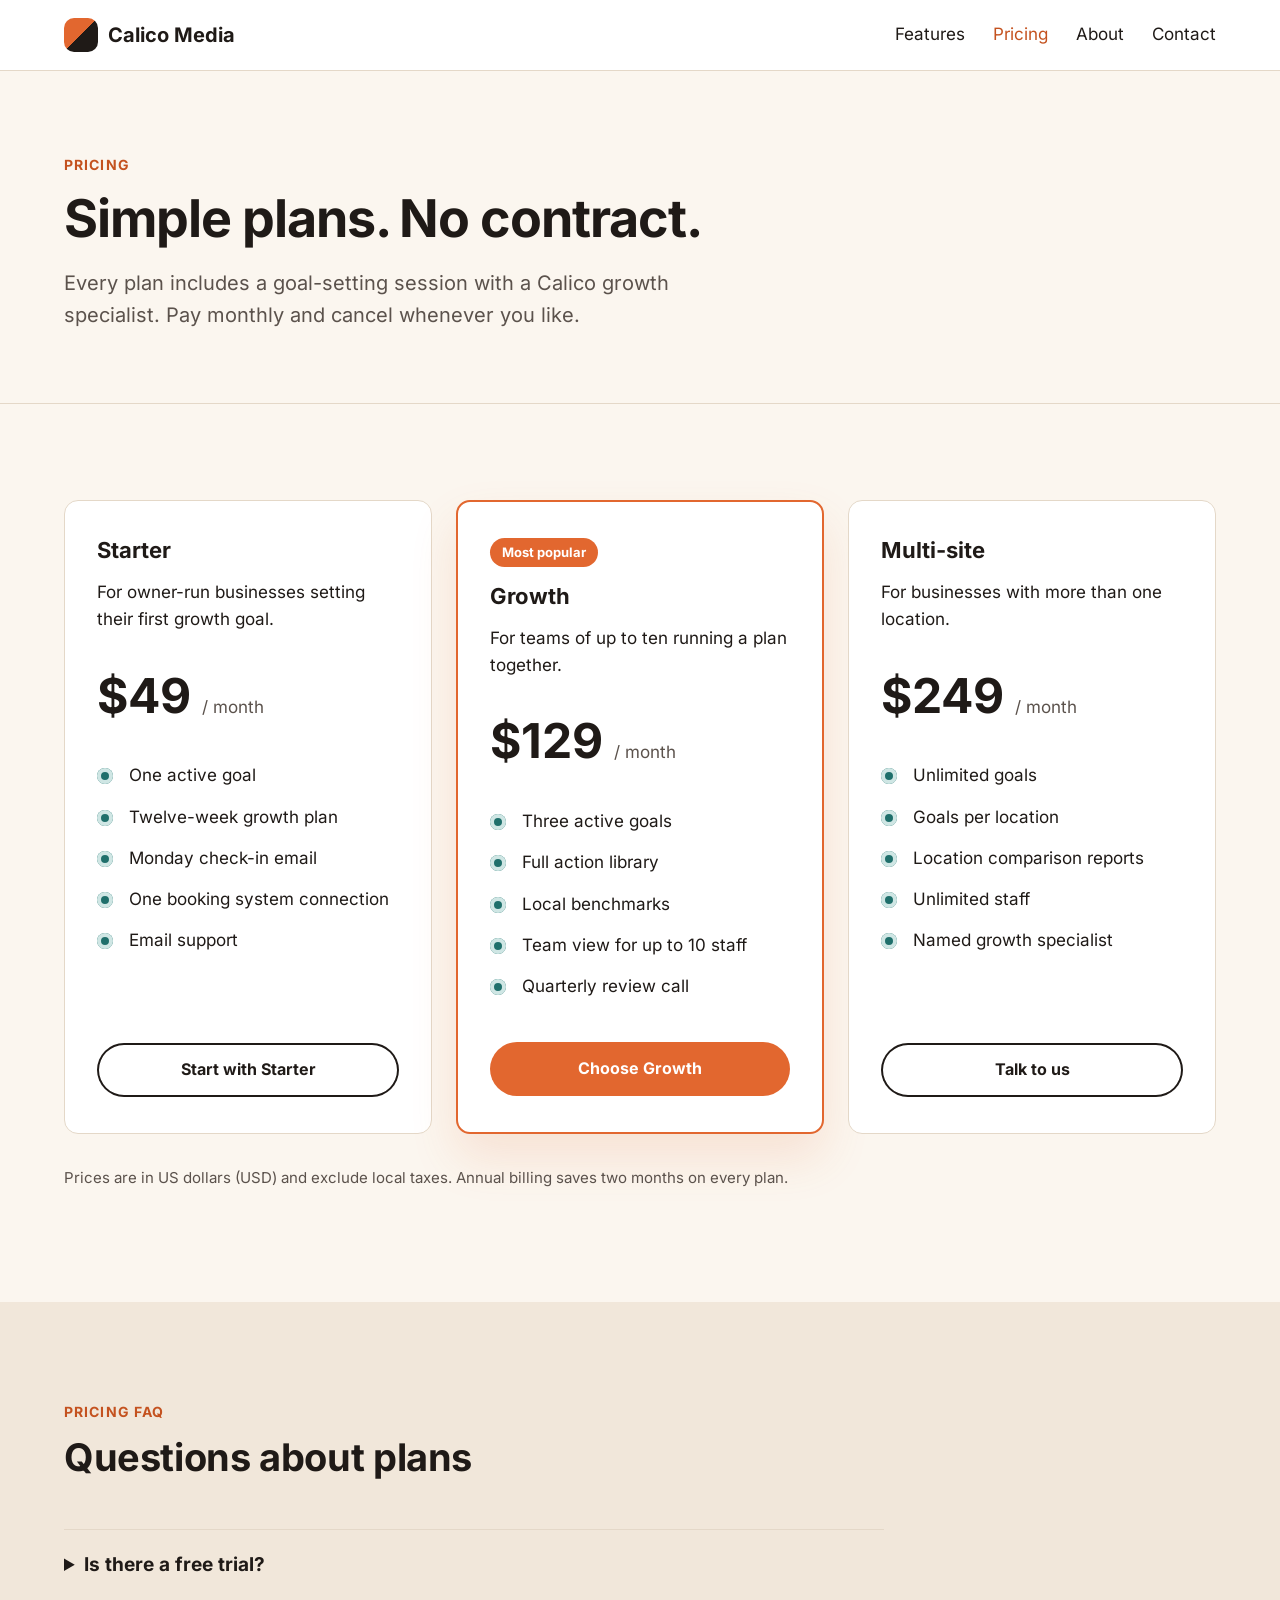
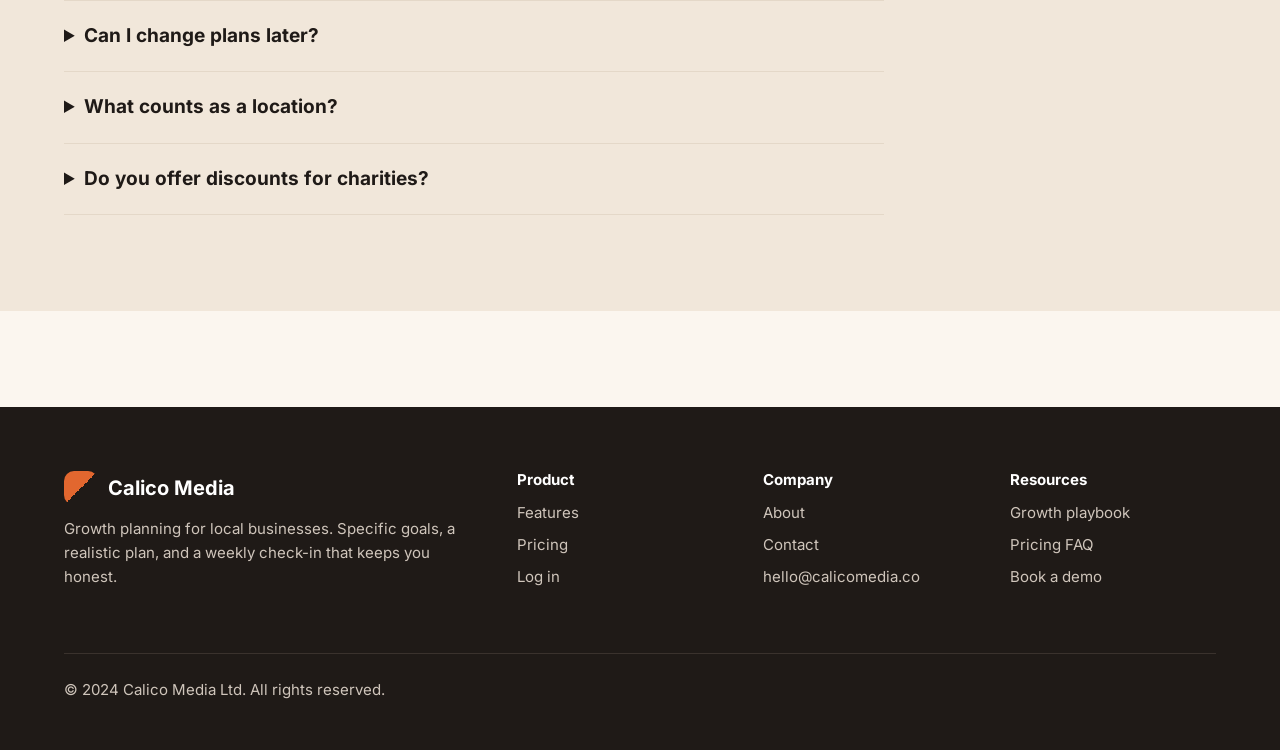
<file: public/pricing.html>
<!DOCTYPE html>
<html lang="en">
<head>
  <meta charset="utf-8">
  <meta name="viewport" content="width=device-width, initial-scale=1">
  <title>Pricing | Calico Media</title>
  <meta name="description" content="Simple monthly plans for local businesses. No contract, cancel any time.">
  <link rel="stylesheet" href="css/styles.css">
</head>
<body>
  <header class="site-header">
    <div class="container">
      <a class="logo" href="index.html"><span class="logo-mark"></span>Calico Media</a>
      <nav aria-label="Main">
        <ul class="nav-links">
          <li><a href="features.html">Features</a></li>
          <li><a href="pricing.html" aria-current="page">Pricing</a></li>
          <li><a href="about.html">About</a></li>
          <li><a href="contact.html">Contact</a></li>
        </ul>
      </nav>
    </div>
  </header>

  <main>
    <section class="page-header">
      <div class="container">
        <span class="eyebrow">Pricing</span>
        <h1>Simple plans. No contract.</h1>
        <p class="lead">Every plan includes a goal-setting session with a Calico growth specialist. Pay monthly and cancel whenever you like.</p>
      </div>
    </section>

    <section class="section">
      <div class="container">
        <div class="pricing-grid">
          <div class="pricing-card">
            <h3>Starter</h3>
            <p>For owner-run businesses setting their first growth goal.</p>
            <p class="price">$49 <small>/ month</small></p>
            <ul class="check-list">
              <li>One active goal</li>
              <li>Twelve-week growth plan</li>
              <li>Monday check-in email</li>
              <li>One booking system connection</li>
              <li>Email support</li>
            </ul>
            <a class="btn btn--ghost" href="contact.html">Start with Starter</a>
          </div>
          <div class="pricing-card pricing-card--featured">
            <span class="plan-badge">Most popular</span>
            <h3>Growth</h3>
            <p>For teams of up to ten running a plan together.</p>
            <p class="price">$129 <small>/ month</small></p>
            <ul class="check-list">
              <li>Three active goals</li>
              <li>Full action library</li>
              <li>Local benchmarks</li>
              <li>Team view for up to 10 staff</li>
              <li>Quarterly review call</li>
            </ul>
            <a class="btn" href="contact.html">Choose Growth</a>
          </div>
          <div class="pricing-card">
            <h3>Multi-site</h3>
            <p>For businesses with more than one location.</p>
            <p class="price">$249 <small>/ month</small></p>
            <ul class="check-list">
              <li>Unlimited goals</li>
              <li>Goals per location</li>
              <li>Location comparison reports</li>
              <li>Unlimited staff</li>
              <li>Named growth specialist</li>
            </ul>
            <a class="btn btn--ghost" href="contact.html">Talk to us</a>
          </div>
        </div>
        <p class="pricing-note">Prices are in US dollars (USD) and exclude local taxes. Annual billing saves two months on every plan.</p>
      </div>
    </section>

    <section class="section section--sand" id="faq">
      <div class="container">
        <div class="section-intro">
          <span class="eyebrow">Pricing FAQ</span>
          <h2>Questions about plans</h2>
        </div>
        <div class="faq">
          <details>
            <summary>Is there a free trial?</summary>
            <p>Instead of a trial we run a free 45-minute goal-setting session. You leave with a real goal and a draft plan, whether or not you sign up.</p>
          </details>
          <details>
            <summary>Can I change plans later?</summary>
            <p>Yes. Upgrade or downgrade from your account settings and we&rsquo;ll adjust your next invoice.</p>
          </details>
          <details>
            <summary>What counts as a location?</summary>
            <p>Any site with its own booking calendar or till. Mobile businesses with one calendar count as one location.</p>
          </details>
          <details>
            <summary>Do you offer discounts for charities?</summary>
            <p>Registered charities and community interest companies get 30% off any plan. Mention it when you book your demo.</p>
          </details>
        </div>
      </div>
    </section>
  </main>

  <footer class="site-footer">
    <div class="container">
      <div class="footer-grid">
        <div>
          <a class="logo" href="index.html"><span class="logo-mark"></span>Calico Media</a>
          <p>Growth planning for local businesses. Specific goals, a realistic plan, and a weekly check-in that keeps you honest.</p>
        </div>
        <div>
          <h4>Product</h4>
          <ul>
            <li><a href="features.html">Features</a></li>
            <li><a href="pricing.html">Pricing</a></li>
            <li><a href="https://app.calicomedia.co/login">Log in</a></li>
          </ul>
        </div>
        <div>
          <h4>Company</h4>
          <ul>
            <li><a href="about.html">About</a></li>
            <li><a href="contact.html">Contact</a></li>
            <li><a href="mailto:hello@calicomedia.co">hello@calicomedia.co</a></li>
          </ul>
        </div>
        <div>
          <h4>Resources</h4>
          <ul>
            <li><a href="index.html#playbook">Growth playbook</a></li>
            <li><a href="pricing.html#faq">Pricing FAQ</a></li>
            <li><a href="contact.html">Book a demo</a></li>
          </ul>
        </div>
      </div>
      <div class="footer-bottom">
        <p>&copy; 2024 Calico Media Ltd. All rights reserved.</p>
      </div>
    </div>
  </footer>
</body>
</html>
</file>
<file: public/css/styles.css>
/* Calico Media marketing site */

:root {
  --ink: #1f1a17;
  --ink-soft: #5b524c;
  --cream: #fbf6ef;
  --sand: #f1e7da;
  --white: #ffffff;
  --orange: #e2672f;
  --orange-dark: #c4521f;
  --teal: #1f6f6b;
  --line: #e4d8c8;
  --radius: 14px;
}

*,
*::before,
*::after {
  box-sizing: border-box;
}

@font-face {
  font-display: swap; 
  font-family: 'Inter';
  font-style: normal;
  font-weight: 400;
  src: url('../fonts/inter-v20-latin-regular.woff2') format('woff2'); 
}

@font-face {
  font-display: swap; 
  font-family: 'Inter';
  font-style: normal;
  font-weight: 700;
  src: url('../fonts/inter-v20-latin-700.woff2') format('woff2'); 
}

body {
  margin: 0;
  font-family: 'Inter', -apple-system, BlinkMacSystemFont, 'Segoe UI', sans-serif;
  font-weight: 400;
  font-size: 17px;
  line-height: 1.6;
  color: var(--ink);
  background: var(--cream);
}

h1,
h2,
h3,
h4 {
  font-weight: 700;
  line-height: 1.2;
  margin: 0 0 16px;
}

h1 {
  font-size: 52px;
  letter-spacing: -0.02em;
}

h2 {
  font-size: 38px;
  letter-spacing: -0.01em;
}

h3 {
  font-size: 22px;
}

p {
  margin: 0 0 16px;
}

a {
  color: var(--teal);
}

img {
  max-width: 100%;
}

.container {
  max-width: 1200px;
  margin: 0 auto;
  padding: 0 24px;
}

.section {
  padding: 96px 0;
}

.section--sand {
  background: var(--sand);
}

.eyebrow {
  display: inline-block;
  font-size: 14px;
  font-weight: 700;
  letter-spacing: 0.08em;
  text-transform: uppercase;
  color: var(--orange-dark);
  margin-bottom: 12px;
}

.lead {
  font-size: 20px;
  color: var(--ink-soft);
  max-width: 640px;
}

.section-intro {
  max-width: 680px;
  margin-bottom: 48px;
}

.btn {
  display: inline-block;
  padding: 14px 26px;
  border-radius: 999px;
  background: var(--orange);
  color: var(--white);
  font-weight: 700;
  text-decoration: none;
  border: 0;
  font-size: 16px;
  font-family: inherit;
  cursor: pointer;
}

.btn:hover {
  background: var(--orange-dark);
}

.btn--ghost {
  background: transparent;
  color: inherit;
  box-shadow: inset 0 0 0 2px currentColor;
}

.btn--ghost:hover {
  background: rgba(255, 255, 255, 0.1);
}

/* Header */

.site-header {
  background: var(--white);
  border-bottom: 1px solid var(--line);
}

.site-header .container {
  display: flex;
  flex-wrap: wrap;
  align-items: center;
  justify-content: space-between;
  gap: 12px 32px;
  padding-top: 18px;
  padding-bottom: 18px;
}

.logo {
  display: flex;
  align-items: center;
  gap: 10px;
  flex-shrink: 0;
  font-size: 20px;
  font-weight: 700;
  color: var(--ink);
  text-decoration: none;
}

.logo-mark {
  width: 34px;
  height: 34px;
  border-radius: 10px;
  background: linear-gradient(135deg, var(--orange) 0%, var(--orange) 50%, var(--ink) 50%, var(--ink) 100%);
}

.nav-links {
  display: flex;
  flex-wrap: wrap;
  align-items: center;
  gap: 8px 28px;
  list-style: none;
  margin: 0;
  padding: 0;
}

.nav-links a {
  color: var(--ink);
  text-decoration: none;
}

.nav-links a:hover,
.nav-links a[aria-current='page'] {
  color: var(--orange-dark);
}

.site-header--home {
  background: var(--ink);
  border-bottom: 0;
}

.site-header--home .logo,
.site-header--home .nav-links a {
  color: var(--white);
}

.site-header--home .logo-mark {
  background: linear-gradient(135deg, var(--orange) 0%, var(--orange) 50%, var(--white) 50%, var(--white) 100%);
}

.site-header--home {
  position: relative;
}

.site-header--home .container {
  flex-wrap: nowrap;
}

.main-nav {
  display: flex;
  align-items: center;
  gap: 12px;
  min-width: 0;
}

.site-header--home .nav-links {
  flex-wrap: nowrap;
  gap: 0;
}

.site-header--home .nav-links a {
  display: block;
  padding: 0 14px;
  white-space: nowrap;
}

.nav-cta {
  flex-shrink: 0;
  padding: 10px 20px;
  white-space: nowrap;
}

.nav-toggle {
  display: none;
  flex-direction: column;
  align-items: center;
  justify-content: center;
  gap: 5px;
  flex-shrink: 0;
  width: 44px;
  height: 44px;
  padding: 0;
  border: 0;
  border-radius: 10px;
  background: transparent;
  color: var(--white);
  cursor: pointer;
}

.nav-toggle:focus-visible {
  outline: 2px solid var(--orange);
  outline-offset: 2px;
}

.nav-toggle span {
  display: block;
  width: 22px;
  height: 2px;
  border-radius: 2px;
  background: currentColor;
  transition: transform 0.2s ease, opacity 0.2s ease;
}

.nav-toggle[aria-expanded='true'] span:nth-child(1) {
  transform: translateY(7px) rotate(45deg);
}

.nav-toggle[aria-expanded='true'] span:nth-child(2) {
  opacity: 0;
}

.nav-toggle[aria-expanded='true'] span:nth-child(3) {
  transform: translateY(-7px) rotate(-45deg);
}

/* Home hero */

.hero {
  background: var(--ink);
  color: var(--white);
  padding: 56px 0 88px;
}

.hero-inner {
  display: flex;
  align-items: center;
  gap: 56px;
}

.hero-text {
  flex: 1;
}

.hero-text .lead {
  color: #d9cfc5;
}

.hero-actions {
  display: flex;
  flex-wrap: wrap;
  gap: 12px;
  margin-top: 32px;
}

.hero-media {
  width: 600px;
  flex-shrink: 0;
}

.hero-image {
  width: 100%;
  aspect-ratio: 4 / 3;
  object-fit: cover;
  border-radius: var(--radius);
  display: block;
}

/* Trust strip */

.trust {
  padding: 40px 0;
  border-bottom: 1px solid var(--line);
  text-align: center;
}

.trust p {
  color: var(--ink-soft);
  font-size: 15px;
}

.trust-list {
  display: flex;
  flex-wrap: wrap;
  justify-content: center;
  gap: 12px 40px;
  list-style: none;
  margin: 0;
  padding: 0;
  font-weight: 700;
  font-size: 18px;
  color: #8a7d72;
}

/* Steps */

.steps {
  display: grid;
  grid-template-columns: repeat(auto-fit, minmax(240px, 1fr));
  gap: 24px;
}

.step {
  background: var(--white);
  border: 1px solid var(--line);
  border-radius: var(--radius);
  padding: 32px;
}

.step-number {
  display: inline-flex;
  align-items: center;
  justify-content: center;
  width: 40px;
  height: 40px;
  border-radius: 50%;
  background: var(--sand);
  color: var(--orange-dark);
  font-weight: 700;
  margin-bottom: 16px;
}

/* Check list */

.check-list {
  list-style: none;
  margin: 24px 0 0;
  padding: 0;
}

.check-list li {
  position: relative;
  padding-left: 32px;
  margin-bottom: 14px;
}

.check-list li::before {
  content: '';
  position: absolute;
  left: 0;
  top: 6px;
  width: 16px;
  height: 16px;
  border-radius: 50%;
  background: var(--teal);
  box-shadow: inset 0 0 0 4px #cfe6e4;
}

/* FAQ */

.faq {
  max-width: 820px;
}

.faq details {
  border-top: 1px solid var(--line);
  padding: 20px 0;
}

.faq details:last-child {
  border-bottom: 1px solid var(--line);
}

.faq summary {
  font-weight: 700;
  font-size: 19px;
  cursor: pointer;
}

.faq details p {
  margin-top: 12px;
  color: var(--ink-soft);
}

/* Feature rows */

.feature-row {
  display: grid;
  grid-template-columns: 1fr 1fr;
  gap: 64px;
  align-items: center;
  margin-bottom: 96px;
}

.feature-row:last-child {
  margin-bottom: 0;
}

.feature-row--reverse .feature-media {
  order: 2;
}

.feature-media img {
  display: block;
  width: 100%;
  aspect-ratio: 4 / 3;
  object-fit: cover;
  border-radius: var(--radius);
}

/* Playbook */

.playbook-grid {
  display: grid;
  grid-template-columns: repeat(auto-fit, minmax(300px, 1fr));
  gap: 28px;
}

/* Card grid */

.card-grid {
  display: grid;
  grid-template-columns: repeat(3, 1fr);
  gap: 28px;
}

.card {
  background: var(--white);
  border: 1px solid var(--line);
  border-radius: var(--radius);
  overflow: hidden;
}

.card img {
  display: block;
  width: 100%;
  aspect-ratio: 16 / 10;
  object-fit: cover;
}

.card-body {
  padding: 24px 28px 28px;
}

.card-body p {
  color: var(--ink-soft);
}

.card-tag {
  font-size: 13px;
  font-weight: 700;
  text-transform: uppercase;
  letter-spacing: 0.06em;
  color: var(--teal);
}

.icon-dot {
  width: 44px;
  height: 44px;
  border-radius: 12px;
  background: var(--sand);
  margin-bottom: 18px;
  position: relative;
}

.icon-dot::after {
  content: '';
  position: absolute;
  inset: 13px;
  border-radius: 50%;
  background: var(--orange);
}

/* CTA band */

.cta-band {
  background: var(--ink);
  color: var(--white);
  border-radius: 24px;
  overflow: hidden;
}

.cta-band img {
  display: block;
  width: 100%;
  aspect-ratio: 21 / 8;
  object-fit: cover;
}

.cta-body {
  padding: 48px;
  display: flex;
  flex-wrap: wrap;
  align-items: center;
  justify-content: space-between;
  gap: 24px;
}

.cta-body h2 {
  margin: 0;
  max-width: 620px;
}

/* Page header (inner pages) */

.page-header {
  padding: 80px 0 56px;
  border-bottom: 1px solid var(--line);
}

/* Pricing */

.pricing-grid {
  display: grid;
  grid-template-columns: repeat(auto-fit, minmax(260px, 1fr));
  gap: 24px;
  align-items: stretch;
}

.pricing-card {
  background: var(--white);
  border: 1px solid var(--line);
  border-radius: var(--radius);
  padding: 36px 32px;
  display: flex;
  flex-direction: column;
}

.pricing-card--featured {
  border: 2px solid var(--orange);
  box-shadow: 0 24px 48px rgba(226, 103, 47, 0.14);
}

.plan-badge {
  align-self: flex-start;
  font-size: 13px;
  font-weight: 700;
  background: var(--orange);
  color: var(--white);
  border-radius: 999px;
  padding: 4px 12px;
  margin-bottom: 16px;
}

.price {
  font-size: 48px;
  font-weight: 700;
  margin: 8px 0 4px;
}

.price small {
  font-size: 17px;
  font-weight: 400;
  color: var(--ink-soft);
}

.pricing-card .check-list {
  flex: 1;
  margin-bottom: 28px;
}

.pricing-card .btn {
  text-align: center;
}

.pricing-note {
  margin-top: 32px;
  color: var(--ink-soft);
  font-size: 15px;
}

/* About */

.stats {
  display: grid;
  grid-template-columns: repeat(auto-fit, minmax(160px, 1fr));
  gap: 16px;
}

.stat {
  background: var(--white);
  border: 1px solid var(--line);
  border-radius: var(--radius);
  padding: 28px 20px;
}

.stat-number {
  display: block;
  font-size: 48px;
  font-weight: 700;
  color: var(--orange-dark);
}

.stat-label {
  display: block;
  font-size: 15px;
  color: var(--ink-soft);
}

.prose {
  max-width: 720px;
}

.team-grid {
  display: grid;
  grid-template-columns: repeat(auto-fit, minmax(220px, 1fr));
  gap: 24px;
}

.person {
  background: var(--white);
  border: 1px solid var(--line);
  border-radius: var(--radius);
  padding: 28px;
}

.avatar {
  width: 56px;
  height: 56px;
  border-radius: 50%;
  background: var(--sand);
  color: var(--orange-dark);
  display: flex;
  align-items: center;
  justify-content: center;
  font-weight: 700;
  margin-bottom: 16px;
}

.person p {
  color: var(--ink-soft);
  font-size: 15px;
  margin: 0;
}

/* Contact */

.contact-layout {
  display: grid;
  grid-template-columns: 3fr 2fr;
  gap: 64px;
}

.contact-form label {
  display: block;
  font-weight: 700;
  margin-bottom: 6px;
}

.contact-form input,
.contact-form textarea {
  display: block;
  width: 100%;
  font: inherit;
  padding: 12px 14px;
  border: 1px solid var(--line);
  border-radius: 10px;
  background: var(--white);
  margin-bottom: 20px;
}

.contact-form textarea {
  min-height: 160px;
  resize: vertical;
}

.form-status {
  margin-top: 16px;
  font-weight: 700;
}

.form-status--success {
  color: var(--teal);
}

.honeypot {
  display: none !important;
}

.form-status--error {
  color: #b3261e;
}

.contact-aside {
  background: var(--white);
  border: 1px solid var(--line);
  border-radius: var(--radius);
  padding: 32px;
  align-self: start;
}

.contact-aside h3 {
  font-size: 18px;
  margin-top: 24px;
  margin-bottom: 6px;
}

.contact-aside h3:first-child {
  margin-top: 0;
}

.contact-aside p {
  color: var(--ink-soft);
  margin: 0;
}

/* Footer */

.site-footer {
  background: var(--ink);
  color: #cfc5bb;
  padding: 64px 0 32px;
  margin-top: 96px;
  font-size: 15px;
}

.footer-grid {
  display: grid;
  grid-template-columns: 2fr 1fr 1fr 1fr;
  gap: 40px;
}

.site-footer h4 {
  color: var(--white);
  font-size: 15px;
  margin-bottom: 12px;
}

.site-footer ul {
  list-style: none;
  margin: 0;
  padding: 0;
}

.site-footer li {
  margin-bottom: 8px;
}

.site-footer a {
  color: #cfc5bb;
  text-decoration: none;
}

.site-footer a:hover {
  color: var(--white);
}

.site-footer .logo {
  color: var(--white);
  margin-bottom: 12px;
}

.footer-bottom {
  border-top: 1px solid #3a322d;
  margin-top: 48px;
  padding-top: 24px;
}

@media (max-width: 1024px) {
  
  .site-header--home {
    box-sizing: border-box;
    width: 100%;
    max-width: 100%;
  }
  
  .site-header--home .nav-links a {
    padding-left: 10px;
    padding-right: 10px;
    font-size: 15px;
  }

  .nav-cta {
    padding: 8px 16px;
    font-size: 15px;
  }
  
  .hero-inner {
    flex-direction: column;
    gap: 32px;
  }

  .hero-media {
    order: 1;
    width: 100%;
    max-width: 600px;
  }

  .hero-text {
    order: 2;
    display: flex;
    flex-direction: column;
    text-align: center;
    justify-content: center;
    align-items: center;
  }
}

@media (max-width: 920px) {
  .nav-toggle {
    display: inline-flex;
    order: 2;
  }

  .site-header--home .nav-links {
    display: none;
    position: absolute;
    top: 100%;
    left: 0;
    right: 0;
    z-index: 10;
    flex-direction: column;
    padding: 8px 24px 20px;
    background: var(--ink);
    border-top: 1px solid #3a322d;
  }

  .site-header--home .nav-links.is-open {
    display: flex;
  }

  .site-header--home .nav-links a {
    padding: 12px 0;
    font-size: 17px;
  }
}

@media (max-width: 768px) {
  h1 {
    font-size: 40px;
  }

  h2 {
    font-size: 30px;
  }

  .section {
    padding: 64px 0;
  }

  .feature-row {
    grid-template-columns: 1fr;
    gap: 32px;
    margin-bottom: 64px;
  }

  .feature-row--reverse .feature-media {
    order: 0;
  }

  .card-grid {
    grid-template-columns: repeat(2, 1fr);
  }

  .contact-layout {
    grid-template-columns: 1fr;
    gap: 40px;
  }

  .footer-grid {
    grid-template-columns: 1fr 1fr;
  }
}

@media (max-width: 480px) {
  h1 {
    font-size: 34px;
  }

  .card-grid{
    grid-template-columns: 1fr;
  }

  .cta-body {
    padding: 32px 24px;
  }

  .site-header--home .container {
    gap: 12px;
  }

  .site-header--home .logo {
    gap: 8px;
    font-size: 18px;
  }

  .site-header--home .logo-mark {
    width: 28px;
    height: 28px;
  }

  .main-nav {
    gap: 4px;
  }

  .nav-cta {
    padding: 6px 12px;
    font-size: 12px;
  }
}

@media (max-width: 374px) {
  .site-header--home .container {
    padding-left: 16px;
    padding-right: 16px;
    gap: 8px;
  }

  .site-header--home .logo {
    font-size: 16px;
  }

  .main-nav {
    gap: 0;
  }

  .footer-grid {
    grid-template-columns: 1fr;
  }
}
</file>
